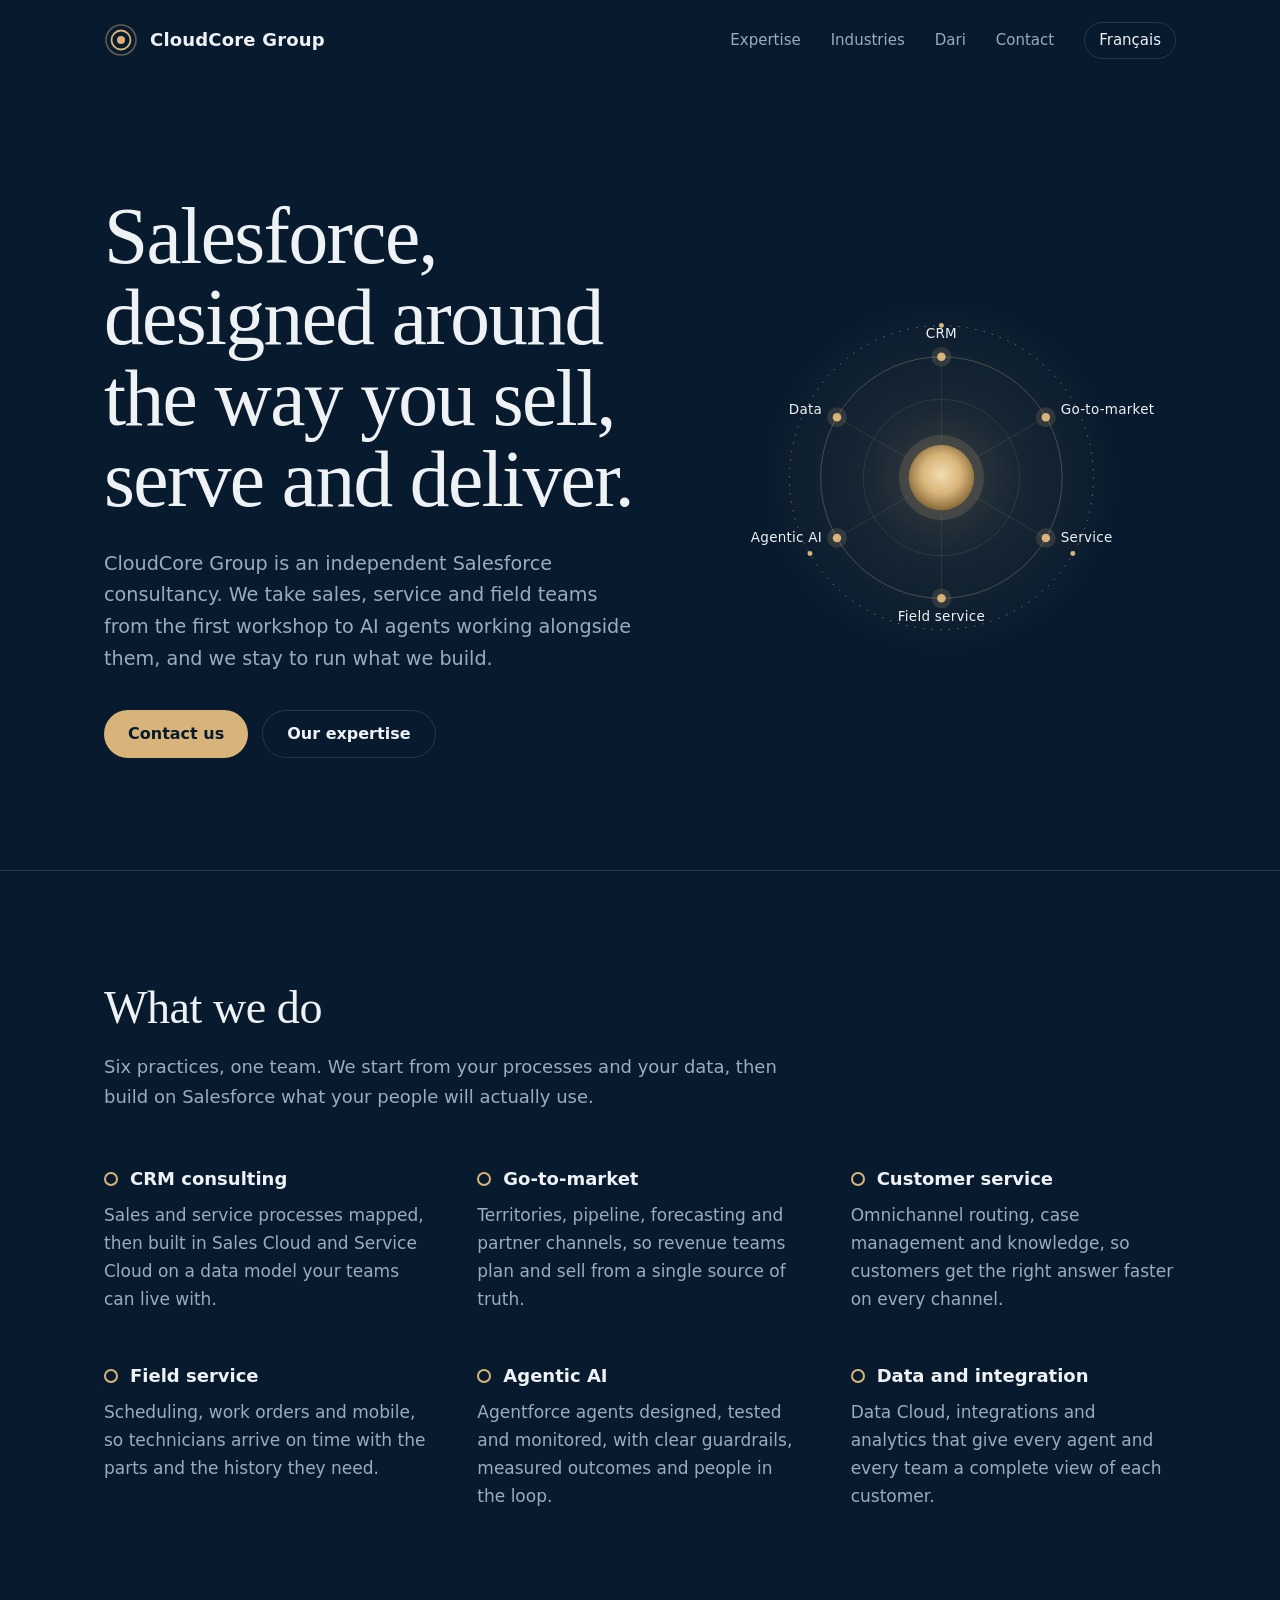
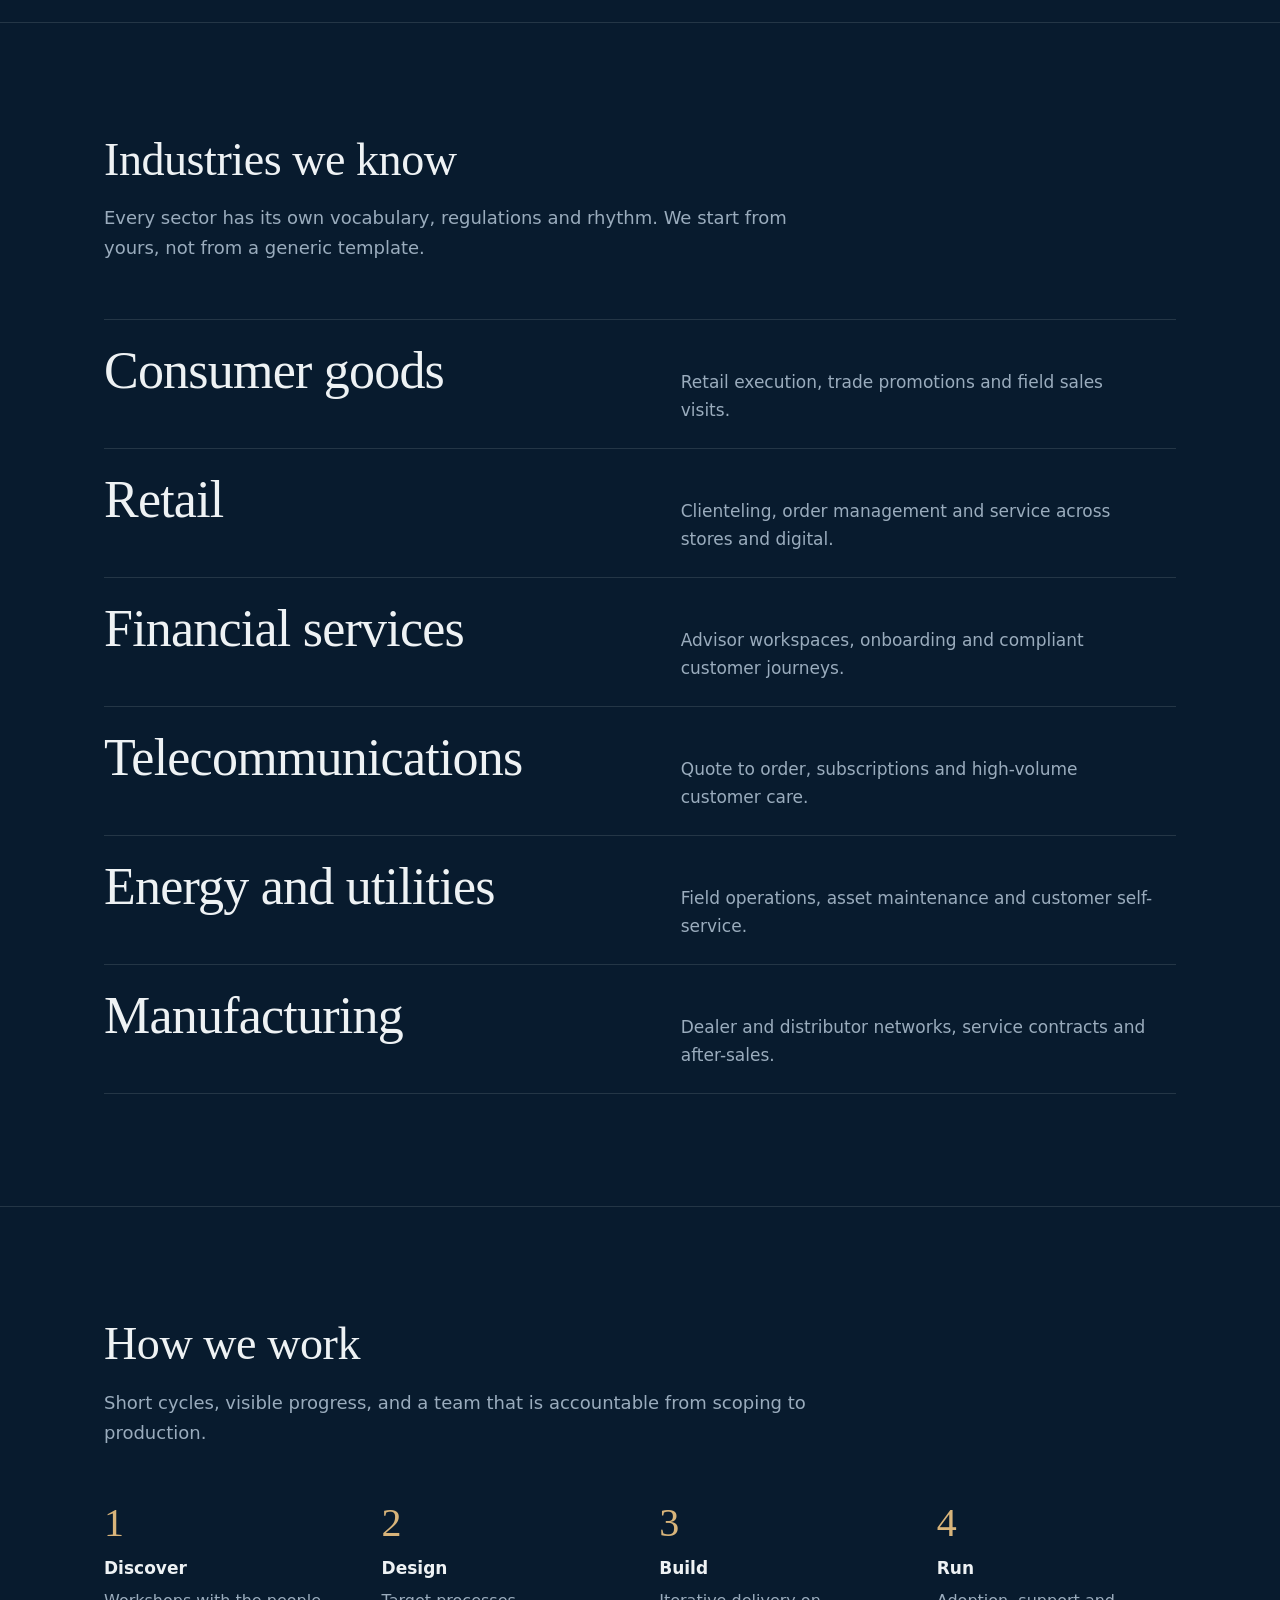
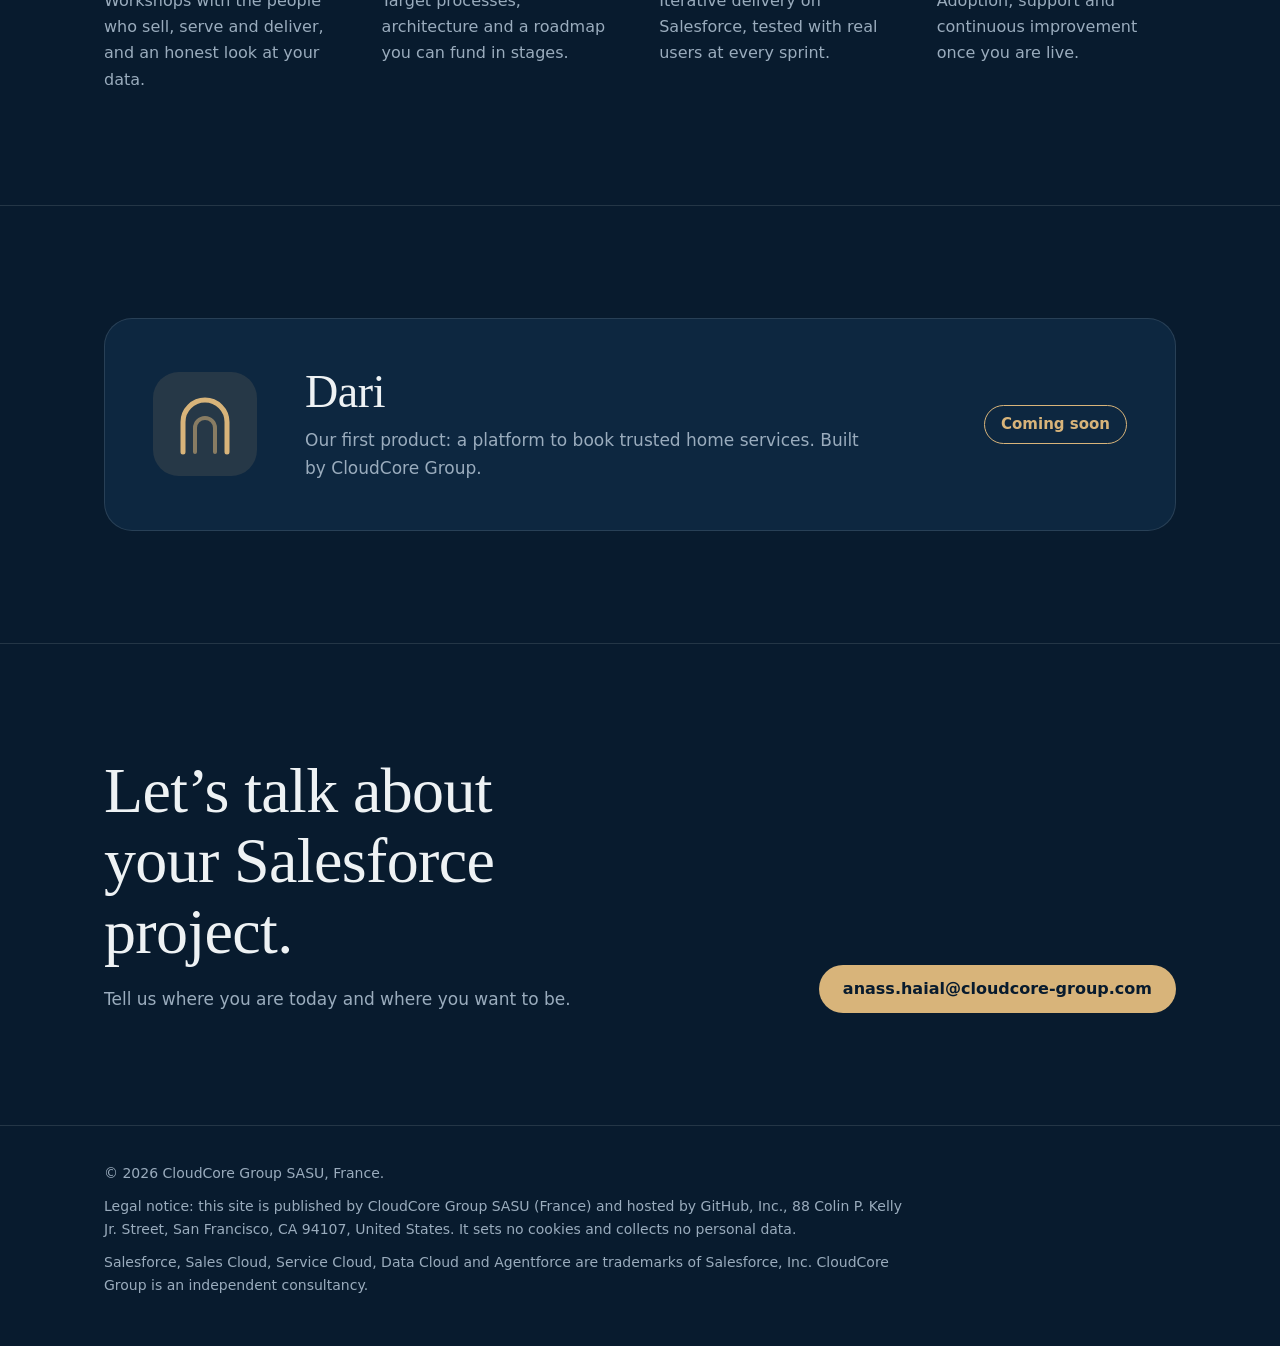
<file: index.html>
<!doctype html>
<html lang="en">
<head>
  <meta charset="utf-8">
  <meta name="viewport" content="width=device-width, initial-scale=1">
  <title>CloudCore Group · Salesforce consultancy</title>
  <meta name="description" content="CloudCore Group is an independent Salesforce consultancy: CRM, go-to-market, customer service, field service and agentic AI for consumer goods, retail, financial services and telecommunications.">
  <link rel="alternate" hreflang="en" href="https://cloudcore-group.com/">
  <link rel="alternate" hreflang="fr" href="https://cloudcore-group.com/fr/">
  <link rel="alternate" hreflang="x-default" href="https://cloudcore-group.com/">
  <link rel="canonical" href="https://cloudcore-group.com/">
  <meta name="theme-color" content="#081b2e">
  <link rel="icon" href="data:image/svg+xml,%3Csvg xmlns='http://www.w3.org/2000/svg' viewBox='0 0 32 32'%3E%3Crect width='32' height='32' rx='8' fill='%23081b2e'/%3E%3Ccircle cx='16' cy='16' r='9' fill='none' stroke='%23d8b47a' stroke-width='2'/%3E%3Ccircle cx='16' cy='16' r='4' fill='%23d8b47a'/%3E%3C/svg%3E">
  <link rel="stylesheet" href="/styles.css">
</head>
<body>
  <a class="skip" href="#main">Skip to content</a>

  <header class="masthead">
    <div class="frame">
      <a class="wordmark" href="/" aria-label="CloudCore Group, home">
        <svg width="34" height="34" viewBox="0 0 34 34" aria-hidden="true">
          <circle cx="17" cy="17" r="15" fill="none" stroke="#d8b47a" stroke-opacity="0.45" stroke-width="1.5"/>
          <circle cx="17" cy="17" r="9.5" fill="none" stroke="#d8b47a" stroke-width="1.8"/>
          <circle cx="17" cy="17" r="4" fill="#d8b47a"/>
        </svg>
        CloudCore Group
      </a>
      <nav aria-label="Main">
        <a href="#expertise">Expertise</a>
        <a href="#industries">Industries</a>
        <a href="#dari">Dari</a>
        <a href="#contact">Contact</a>
        <a class="lang" href="/fr/" hreflang="fr" lang="fr">Français</a>
      </nav>
    </div>
  </header>

  <main id="main">
    <section class="opening" aria-labelledby="title">
      <div class="frame">
        <div>
          <h1 id="title">Salesforce, designed around the way you sell, serve and deliver.</h1>
          <p>CloudCore Group is an independent Salesforce consultancy. We take sales, service and field teams from the first workshop to AI agents working alongside them, and we stay to run what we build.</p>
          <div class="actions">
            <a class="button primary" href="mailto:anass.haial@cloudcore-group.com">Contact us</a>
            <a class="button quiet" href="#expertise">Our expertise</a>
          </div>
        </div>

        <svg class="core" viewBox="-90 -10 660 500" role="img" aria-labelledby="core-title">
          <title id="core-title">Our practices around your customer: CRM, go-to-market, service, field service, agentic AI and data</title>
          <defs>
            <radialGradient id="glow" cx="50%" cy="45%" r="55%">
              <stop offset="0%" stop-color="#f3dcb0"/>
              <stop offset="55%" stop-color="#d8b47a"/>
              <stop offset="100%" stop-color="#8a6a3a"/>
            </radialGradient>
            <radialGradient id="halo" cx="50%" cy="50%" r="50%">
              <stop offset="0%" stop-color="#d8b47a" stop-opacity="0.22"/>
              <stop offset="45%" stop-color="#d8b47a" stop-opacity="0.07"/>
              <stop offset="100%" stop-color="#d8b47a" stop-opacity="0"/>
            </radialGradient>
          </defs>
          <circle cx="240" cy="240" r="250" fill="url(#halo)"/>
          <circle class="ring ring-faint" cx="240" cy="240" r="110"/>
          <circle class="ring ring-mid draw" cx="240" cy="240" r="170"/>
          <g class="spin">
            <circle class="ring ring-orbit" cx="240" cy="240" r="214"/>
            <circle class="node" cx="240" cy="26" r="3.5"/>
            <circle class="node" cx="425" cy="347" r="3.5"/>
            <circle class="node" cx="55" cy="347" r="3.5"/>
          </g>
          <g class="ring ring-faint draw late">
            <path d="M240 186V70M287 213l100-58M287 267l100 58M240 294v116M193 267l-100 58M193 213l-100-58"/>
          </g>
          <circle cx="240" cy="240" r="60" class="node-halo"/>
          <circle cx="240" cy="240" r="46" fill="url(#glow)"/>
          <g class="reveal">
            <circle class="node-halo" cx="240" cy="70" r="14"/><circle class="node" cx="240" cy="70" r="6"/>
            <circle class="node-halo" cx="387" cy="155" r="14"/><circle class="node" cx="387" cy="155" r="6"/>
            <circle class="node-halo" cx="387" cy="325" r="14"/><circle class="node" cx="387" cy="325" r="6"/>
            <circle class="node-halo" cx="240" cy="410" r="14"/><circle class="node" cx="240" cy="410" r="6"/>
            <circle class="node-halo" cx="93" cy="325" r="14"/><circle class="node" cx="93" cy="325" r="6"/>
            <circle class="node-halo" cx="93" cy="155" r="14"/><circle class="node" cx="93" cy="155" r="6"/>
            <text x="240" y="44" text-anchor="middle">CRM</text>
            <text x="408" y="150" text-anchor="start">Go-to-market</text>
            <text x="408" y="330" text-anchor="start">Service</text>
            <text x="240" y="442" text-anchor="middle">Field service</text>
            <text x="72" y="330" text-anchor="end">Agentic AI</text>
            <text x="72" y="150" text-anchor="end">Data</text>
          </g>
        </svg>
      </div>
    </section>

    <section class="band" id="expertise" aria-labelledby="expertise-title">
      <div class="frame">
        <h2 id="expertise-title">What we do</h2>
        <p class="lede">Six practices, one team. We start from your processes and your data, then build on Salesforce what your people will actually use.</p>
        <ul class="practices">
          <li>
            <h3>CRM consulting</h3>
            <p>Sales and service processes mapped, then built in Sales Cloud and Service Cloud on a data model your teams can live with.</p>
          </li>
          <li>
            <h3>Go-to-market</h3>
            <p>Territories, pipeline, forecasting and partner channels, so revenue teams plan and sell from a single source of truth.</p>
          </li>
          <li>
            <h3>Customer service</h3>
            <p>Omnichannel routing, case management and knowledge, so customers get the right answer faster on every channel.</p>
          </li>
          <li>
            <h3>Field service</h3>
            <p>Scheduling, work orders and mobile, so technicians arrive on time with the parts and the history they need.</p>
          </li>
          <li>
            <h3>Agentic AI</h3>
            <p>Agentforce agents designed, tested and monitored, with clear guardrails, measured outcomes and people in the loop.</p>
          </li>
          <li>
            <h3>Data and integration</h3>
            <p>Data Cloud, integrations and analytics that give every agent and every team a complete view of each customer.</p>
          </li>
        </ul>
      </div>
    </section>

    <section class="band" id="industries" aria-labelledby="industries-title">
      <div class="frame">
        <h2 id="industries-title">Industries we know</h2>
        <p class="lede">Every sector has its own vocabulary, regulations and rhythm. We start from yours, not from a generic template.</p>
        <ul class="industries">
          <li><strong>Consumer goods</strong><span>Retail execution, trade promotions and field sales visits.</span></li>
          <li><strong>Retail</strong><span>Clienteling, order management and service across stores and digital.</span></li>
          <li><strong>Financial services</strong><span>Advisor workspaces, onboarding and compliant customer journeys.</span></li>
          <li><strong>Telecommunications</strong><span>Quote to order, subscriptions and high-volume customer care.</span></li>
          <li><strong>Energy and utilities</strong><span>Field operations, asset maintenance and customer self-service.</span></li>
          <li><strong>Manufacturing</strong><span>Dealer and distributor networks, service contracts and after-sales.</span></li>
        </ul>
      </div>
    </section>

    <section class="band" id="approach" aria-labelledby="approach-title">
      <div class="frame">
        <h2 id="approach-title">How we work</h2>
        <p class="lede">Short cycles, visible progress, and a team that is accountable from scoping to production.</p>
        <ol class="steps">
          <li><h3>Discover</h3><p>Workshops with the people who sell, serve and deliver, and an honest look at your data.</p></li>
          <li><h3>Design</h3><p>Target processes, architecture and a roadmap you can fund in stages.</p></li>
          <li><h3>Build</h3><p>Iterative delivery on Salesforce, tested with real users at every sprint.</p></li>
          <li><h3>Run</h3><p>Adoption, support and continuous improvement once you are live.</p></li>
        </ol>
      </div>
    </section>

    <section class="band" id="dari" aria-labelledby="dari-title">
      <div class="frame">
        <div class="product">
          <svg viewBox="0 0 104 104" aria-hidden="true">
            <rect width="104" height="104" rx="26" fill="rgba(216,180,122,0.12)"/>
            <path d="M30 80V50a22 22 0 0 1 44 0v30" fill="none" stroke="#d8b47a" stroke-width="5" stroke-linecap="round"/>
            <path d="M42 80V56a10 10 0 0 1 20 0v24" fill="none" stroke="#d8b47a" stroke-opacity="0.55" stroke-width="4" stroke-linecap="round"/>
          </svg>
          <div>
            <h2 id="dari-title">Dari</h2>
            <p>Our first product: a platform to book trusted home services. Built by CloudCore Group.</p>
          </div>
          <span class="status">Coming soon</span>
        </div>
      </div>
    </section>

    <section class="band contact" id="contact" aria-labelledby="contact-title">
      <div class="frame">
        <div>
          <h2 id="contact-title">Let’s talk about your Salesforce project.</h2>
          <p>Tell us where you are today and where you want to be.</p>
        </div>
        <a class="button primary" href="mailto:anass.haial@cloudcore-group.com">anass.haial@cloudcore-group.com</a>
      </div>
    </section>
  </main>

  <footer class="colophon">
    <div class="frame">
      <p>© 2026 CloudCore Group SASU, France.</p>
      <p>Legal notice: this site is published by CloudCore Group SASU (France) and hosted by GitHub, Inc., 88 Colin P. Kelly Jr. Street, San Francisco, CA 94107, United States. It sets no cookies and collects no personal data.</p>
      <p>Salesforce, Sales Cloud, Service Cloud, Data Cloud and Agentforce are trademarks of Salesforce, Inc. CloudCore Group is an independent consultancy.</p>
    </div>
  </footer>
</body>
</html>
</file>
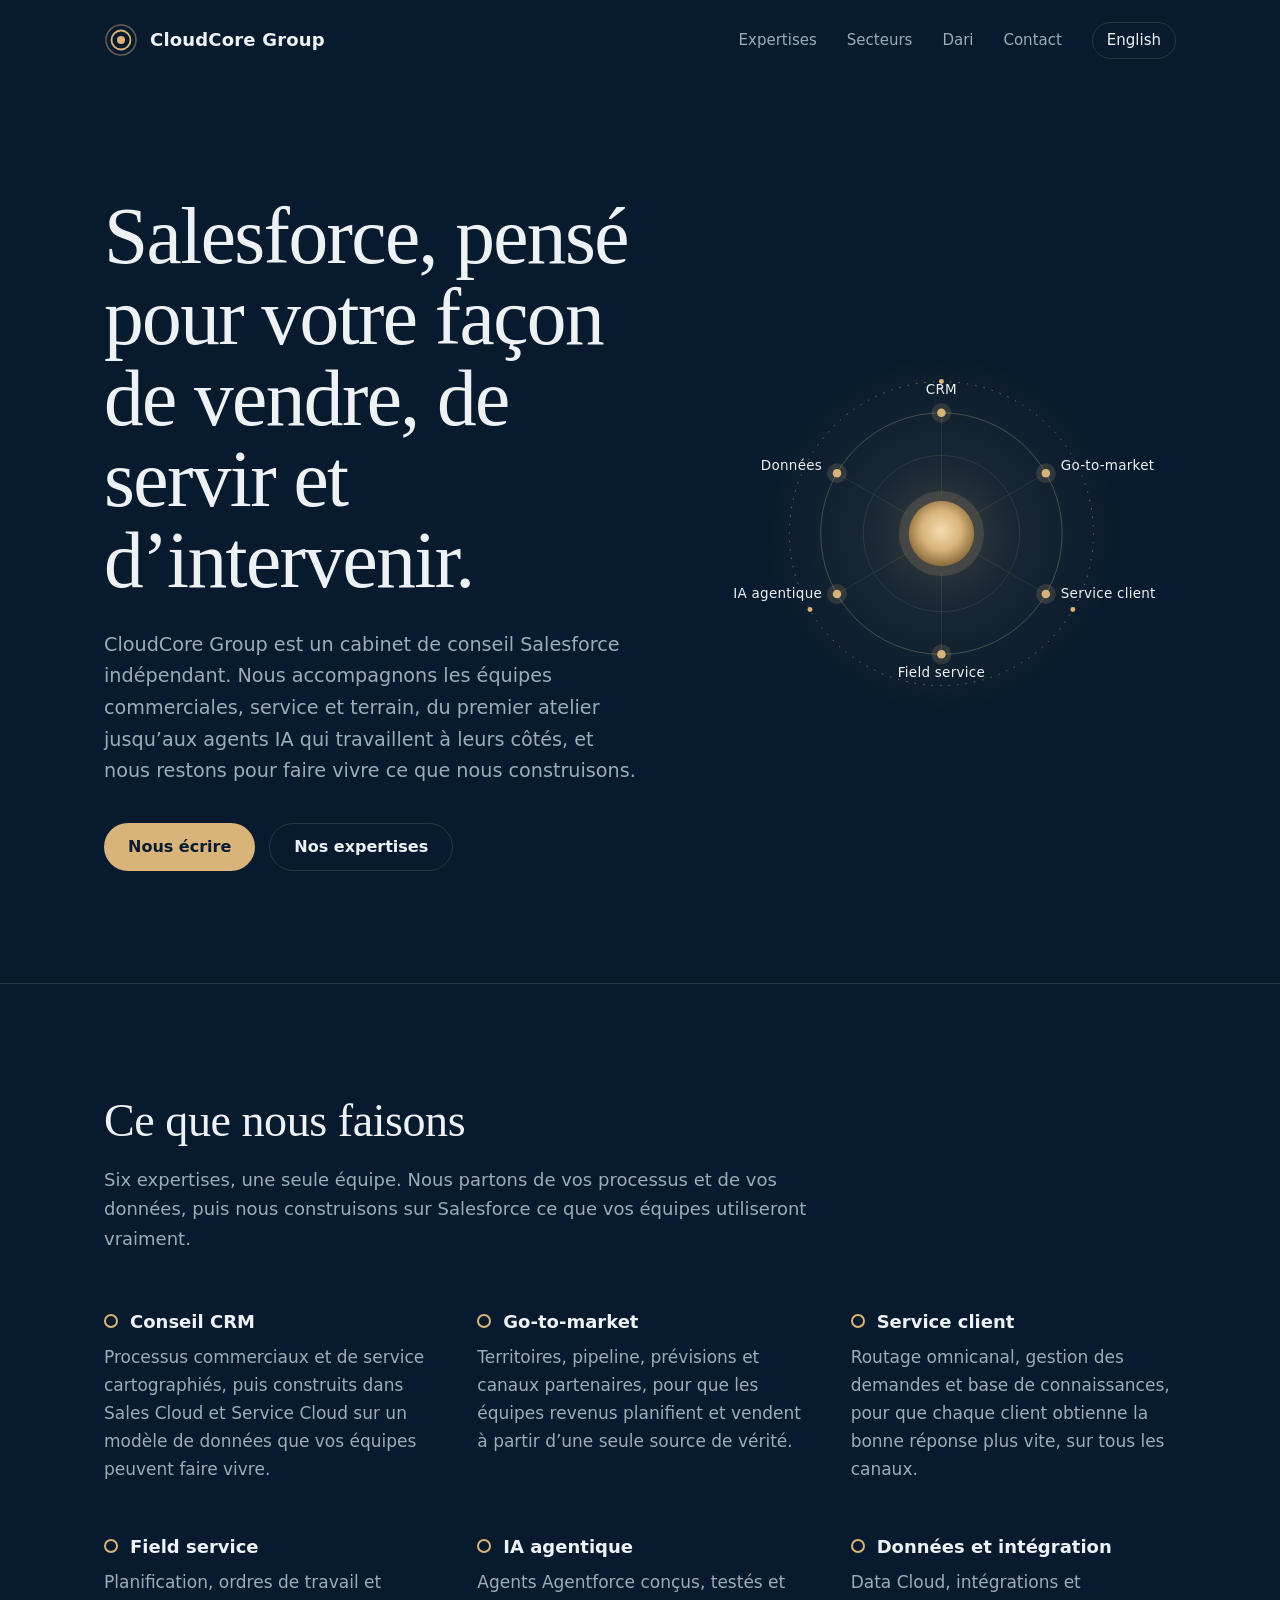
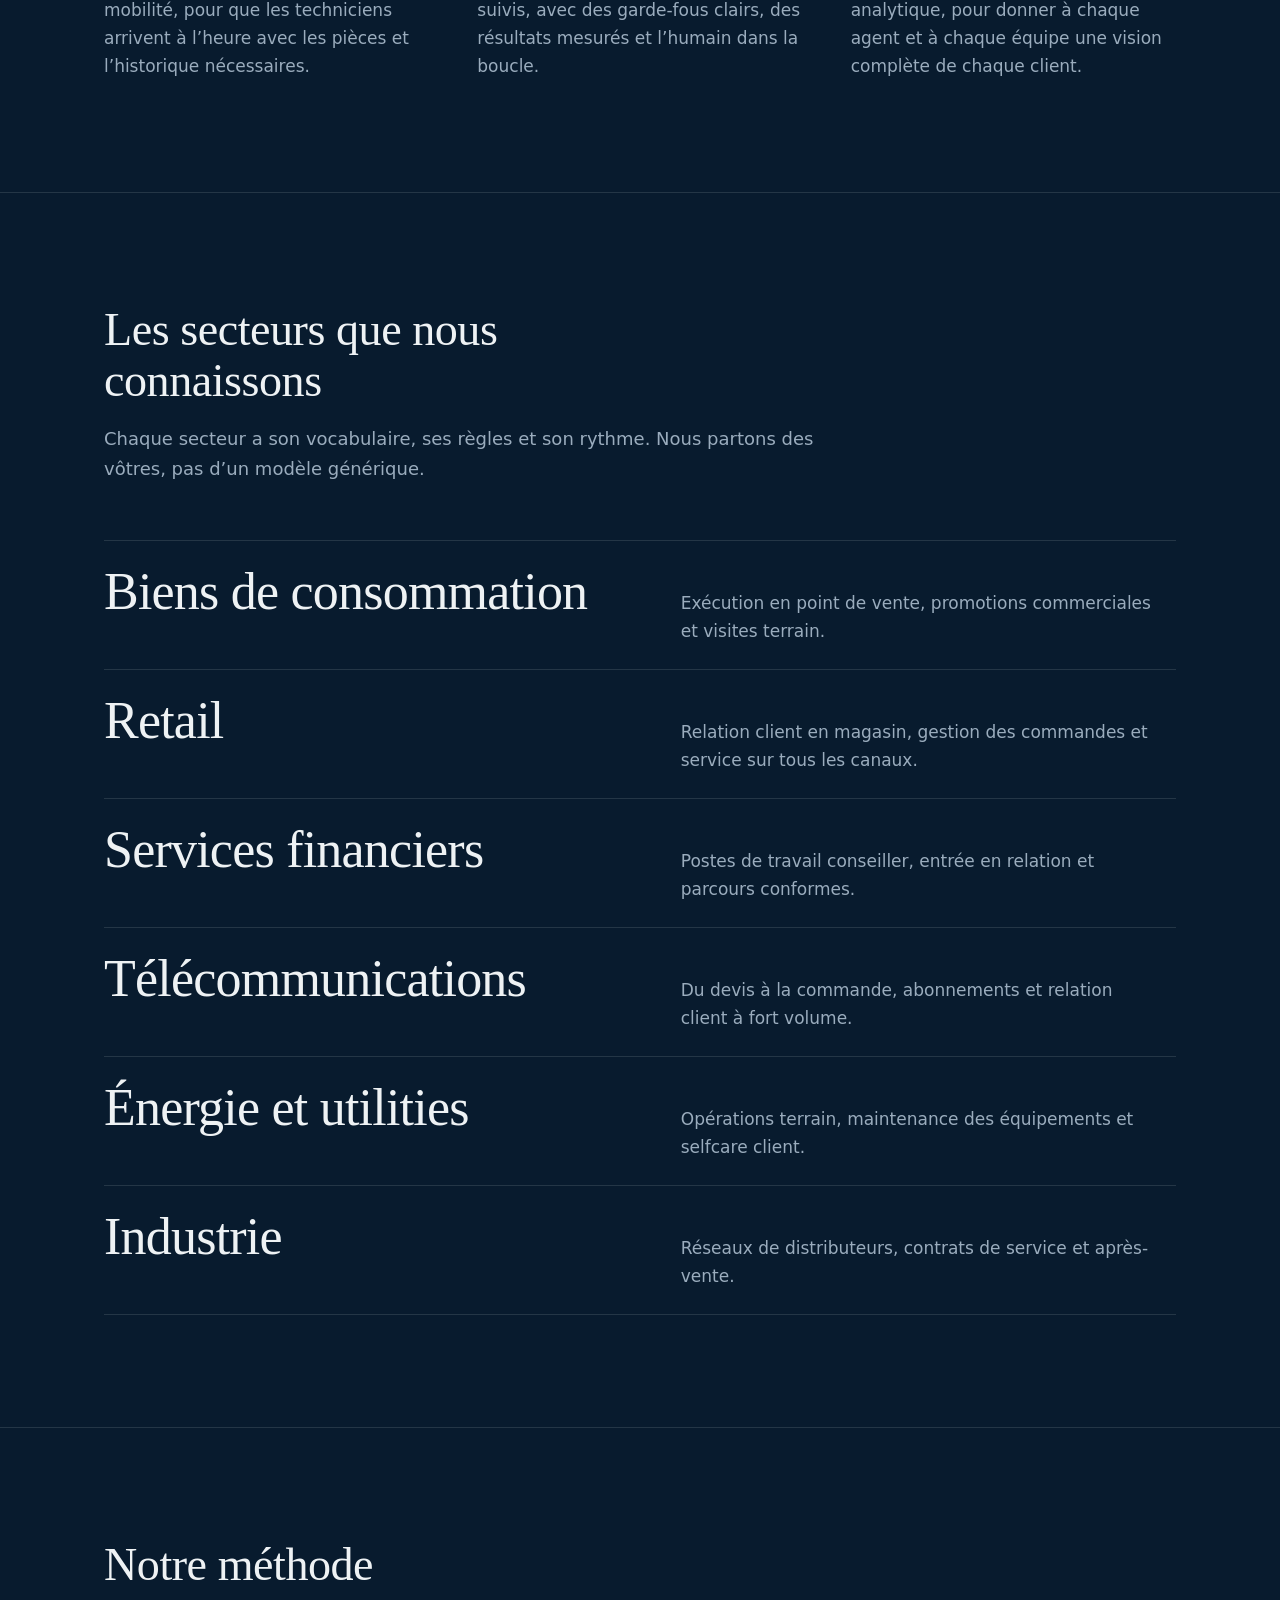
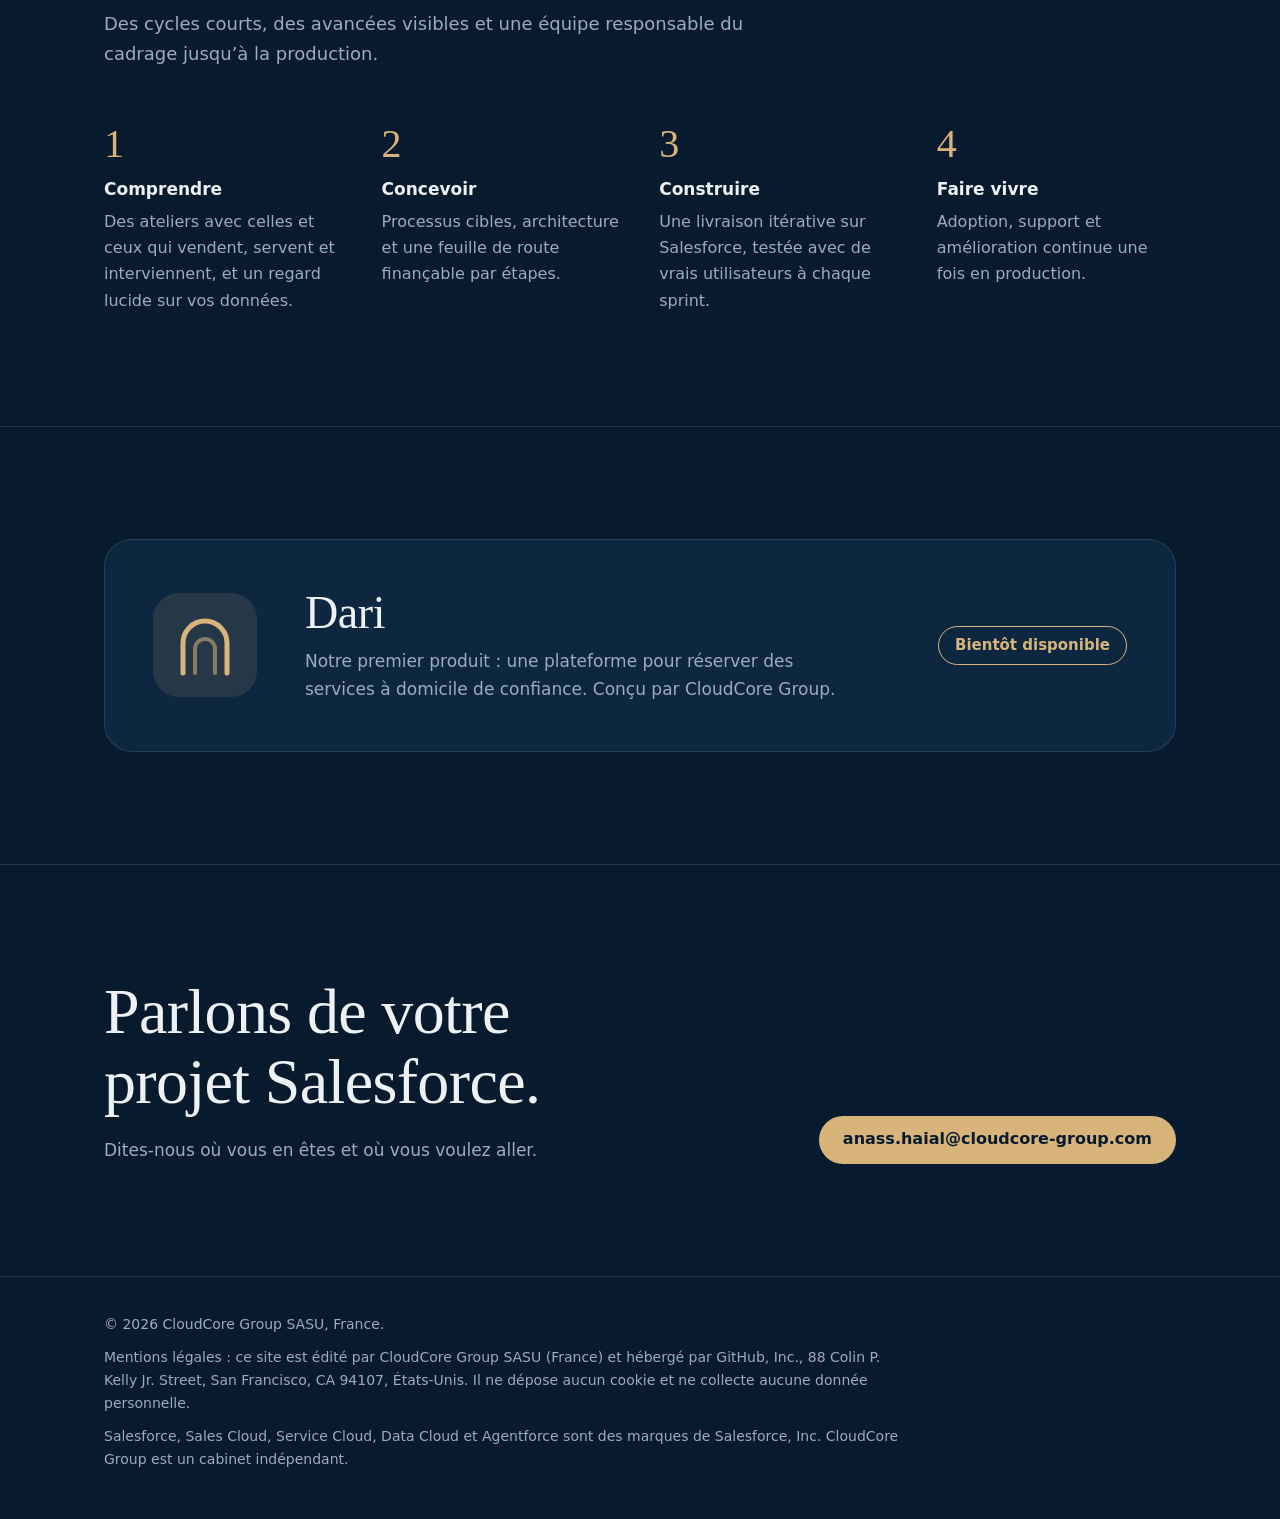
<file: fr/index.html>
<!doctype html>
<html lang="fr">
<head>
  <meta charset="utf-8">
  <meta name="viewport" content="width=device-width, initial-scale=1">
  <title>CloudCore Group · Conseil Salesforce</title>
  <meta name="description" content="CloudCore Group est un cabinet de conseil Salesforce indépendant : CRM, go-to-market, service client, field service et IA agentique pour les biens de consommation, le retail, les services financiers et les télécoms.">
  <link rel="alternate" hreflang="en" href="https://cloudcore-group.com/">
  <link rel="alternate" hreflang="fr" href="https://cloudcore-group.com/fr/">
  <link rel="alternate" hreflang="x-default" href="https://cloudcore-group.com/">
  <link rel="canonical" href="https://cloudcore-group.com/fr/">
  <meta name="theme-color" content="#081b2e">
  <link rel="icon" href="data:image/svg+xml,%3Csvg xmlns='http://www.w3.org/2000/svg' viewBox='0 0 32 32'%3E%3Crect width='32' height='32' rx='8' fill='%23081b2e'/%3E%3Ccircle cx='16' cy='16' r='9' fill='none' stroke='%23d8b47a' stroke-width='2'/%3E%3Ccircle cx='16' cy='16' r='4' fill='%23d8b47a'/%3E%3C/svg%3E">
  <link rel="stylesheet" href="/styles.css">
</head>
<body>
  <a class="skip" href="#main">Aller au contenu</a>

  <header class="masthead">
    <div class="frame">
      <a class="wordmark" href="/fr/" aria-label="CloudCore Group, accueil">
        <svg width="34" height="34" viewBox="0 0 34 34" aria-hidden="true">
          <circle cx="17" cy="17" r="15" fill="none" stroke="#d8b47a" stroke-opacity="0.45" stroke-width="1.5"/>
          <circle cx="17" cy="17" r="9.5" fill="none" stroke="#d8b47a" stroke-width="1.8"/>
          <circle cx="17" cy="17" r="4" fill="#d8b47a"/>
        </svg>
        CloudCore Group
      </a>
      <nav aria-label="Navigation principale">
        <a href="#expertise">Expertises</a>
        <a href="#industries">Secteurs</a>
        <a href="#dari">Dari</a>
        <a href="#contact">Contact</a>
        <a class="lang" href="/" hreflang="en" lang="en">English</a>
      </nav>
    </div>
  </header>

  <main id="main">
    <section class="opening" aria-labelledby="title">
      <div class="frame">
        <div>
          <h1 id="title">Salesforce, pensé pour votre façon de vendre, de servir et d’intervenir.</h1>
          <p>CloudCore Group est un cabinet de conseil Salesforce indépendant. Nous accompagnons les équipes commerciales, service et terrain, du premier atelier jusqu’aux agents IA qui travaillent à leurs côtés, et nous restons pour faire vivre ce que nous construisons.</p>
          <div class="actions">
            <a class="button primary" href="mailto:anass.haial@cloudcore-group.com">Nous écrire</a>
            <a class="button quiet" href="#expertise">Nos expertises</a>
          </div>
        </div>

        <svg class="core" viewBox="-90 -10 660 500" role="img" aria-labelledby="core-title">
          <title id="core-title">Nos expertises autour de votre client : CRM, go-to-market, service client, field service, IA agentique et données</title>
          <defs>
            <radialGradient id="glow" cx="50%" cy="45%" r="55%">
              <stop offset="0%" stop-color="#f3dcb0"/>
              <stop offset="55%" stop-color="#d8b47a"/>
              <stop offset="100%" stop-color="#8a6a3a"/>
            </radialGradient>
            <radialGradient id="halo" cx="50%" cy="50%" r="50%">
              <stop offset="0%" stop-color="#d8b47a" stop-opacity="0.22"/>
              <stop offset="45%" stop-color="#d8b47a" stop-opacity="0.07"/>
              <stop offset="100%" stop-color="#d8b47a" stop-opacity="0"/>
            </radialGradient>
          </defs>
          <circle cx="240" cy="240" r="250" fill="url(#halo)"/>
          <circle class="ring ring-faint" cx="240" cy="240" r="110"/>
          <circle class="ring ring-mid draw" cx="240" cy="240" r="170"/>
          <g class="spin">
            <circle class="ring ring-orbit" cx="240" cy="240" r="214"/>
            <circle class="node" cx="240" cy="26" r="3.5"/>
            <circle class="node" cx="425" cy="347" r="3.5"/>
            <circle class="node" cx="55" cy="347" r="3.5"/>
          </g>
          <g class="ring ring-faint draw late">
            <path d="M240 186V70M287 213l100-58M287 267l100 58M240 294v116M193 267l-100 58M193 213l-100-58"/>
          </g>
          <circle cx="240" cy="240" r="60" class="node-halo"/>
          <circle cx="240" cy="240" r="46" fill="url(#glow)"/>
          <g class="reveal">
            <circle class="node-halo" cx="240" cy="70" r="14"/><circle class="node" cx="240" cy="70" r="6"/>
            <circle class="node-halo" cx="387" cy="155" r="14"/><circle class="node" cx="387" cy="155" r="6"/>
            <circle class="node-halo" cx="387" cy="325" r="14"/><circle class="node" cx="387" cy="325" r="6"/>
            <circle class="node-halo" cx="240" cy="410" r="14"/><circle class="node" cx="240" cy="410" r="6"/>
            <circle class="node-halo" cx="93" cy="325" r="14"/><circle class="node" cx="93" cy="325" r="6"/>
            <circle class="node-halo" cx="93" cy="155" r="14"/><circle class="node" cx="93" cy="155" r="6"/>
            <text x="240" y="44" text-anchor="middle">CRM</text>
            <text x="408" y="150" text-anchor="start">Go-to-market</text>
            <text x="408" y="330" text-anchor="start">Service client</text>
            <text x="240" y="442" text-anchor="middle">Field service</text>
            <text x="72" y="330" text-anchor="end">IA agentique</text>
            <text x="72" y="150" text-anchor="end">Données</text>
          </g>
        </svg>
      </div>
    </section>

    <section class="band" id="expertise" aria-labelledby="expertise-title">
      <div class="frame">
        <h2 id="expertise-title">Ce que nous faisons</h2>
        <p class="lede">Six expertises, une seule équipe. Nous partons de vos processus et de vos données, puis nous construisons sur Salesforce ce que vos équipes utiliseront vraiment.</p>
        <ul class="practices">
          <li>
            <h3>Conseil CRM</h3>
            <p>Processus commerciaux et de service cartographiés, puis construits dans Sales Cloud et Service Cloud sur un modèle de données que vos équipes peuvent faire vivre.</p>
          </li>
          <li>
            <h3>Go-to-market</h3>
            <p>Territoires, pipeline, prévisions et canaux partenaires, pour que les équipes revenus planifient et vendent à partir d’une seule source de vérité.</p>
          </li>
          <li>
            <h3>Service client</h3>
            <p>Routage omnicanal, gestion des demandes et base de connaissances, pour que chaque client obtienne la bonne réponse plus vite, sur tous les canaux.</p>
          </li>
          <li>
            <h3>Field service</h3>
            <p>Planification, ordres de travail et mobilité, pour que les techniciens arrivent à l’heure avec les pièces et l’historique nécessaires.</p>
          </li>
          <li>
            <h3>IA agentique</h3>
            <p>Agents Agentforce conçus, testés et suivis, avec des garde-fous clairs, des résultats mesurés et l’humain dans la boucle.</p>
          </li>
          <li>
            <h3>Données et intégration</h3>
            <p>Data Cloud, intégrations et analytique, pour donner à chaque agent et à chaque équipe une vision complète de chaque client.</p>
          </li>
        </ul>
      </div>
    </section>

    <section class="band" id="industries" aria-labelledby="industries-title">
      <div class="frame">
        <h2 id="industries-title">Les secteurs que nous connaissons</h2>
        <p class="lede">Chaque secteur a son vocabulaire, ses règles et son rythme. Nous partons des vôtres, pas d’un modèle générique.</p>
        <ul class="industries">
          <li><strong>Biens de consommation</strong><span>Exécution en point de vente, promotions commerciales et visites terrain.</span></li>
          <li><strong>Retail</strong><span>Relation client en magasin, gestion des commandes et service sur tous les canaux.</span></li>
          <li><strong>Services financiers</strong><span>Postes de travail conseiller, entrée en relation et parcours conformes.</span></li>
          <li><strong>Télécommunications</strong><span>Du devis à la commande, abonnements et relation client à fort volume.</span></li>
          <li><strong>Énergie et utilities</strong><span>Opérations terrain, maintenance des équipements et selfcare client.</span></li>
          <li><strong>Industrie</strong><span>Réseaux de distributeurs, contrats de service et après-vente.</span></li>
        </ul>
      </div>
    </section>

    <section class="band" id="approach" aria-labelledby="approach-title">
      <div class="frame">
        <h2 id="approach-title">Notre méthode</h2>
        <p class="lede">Des cycles courts, des avancées visibles et une équipe responsable du cadrage jusqu’à la production.</p>
        <ol class="steps">
          <li><h3>Comprendre</h3><p>Des ateliers avec celles et ceux qui vendent, servent et interviennent, et un regard lucide sur vos données.</p></li>
          <li><h3>Concevoir</h3><p>Processus cibles, architecture et une feuille de route finançable par étapes.</p></li>
          <li><h3>Construire</h3><p>Une livraison itérative sur Salesforce, testée avec de vrais utilisateurs à chaque sprint.</p></li>
          <li><h3>Faire vivre</h3><p>Adoption, support et amélioration continue une fois en production.</p></li>
        </ol>
      </div>
    </section>

    <section class="band" id="dari" aria-labelledby="dari-title">
      <div class="frame">
        <div class="product">
          <svg viewBox="0 0 104 104" aria-hidden="true">
            <rect width="104" height="104" rx="26" fill="rgba(216,180,122,0.12)"/>
            <path d="M30 80V50a22 22 0 0 1 44 0v30" fill="none" stroke="#d8b47a" stroke-width="5" stroke-linecap="round"/>
            <path d="M42 80V56a10 10 0 0 1 20 0v24" fill="none" stroke="#d8b47a" stroke-opacity="0.55" stroke-width="4" stroke-linecap="round"/>
          </svg>
          <div>
            <h2 id="dari-title">Dari</h2>
            <p>Notre premier produit : une plateforme pour réserver des services à domicile de confiance. Conçu par CloudCore Group.</p>
          </div>
          <span class="status">Bientôt disponible</span>
        </div>
      </div>
    </section>

    <section class="band contact" id="contact" aria-labelledby="contact-title">
      <div class="frame">
        <div>
          <h2 id="contact-title">Parlons de votre projet Salesforce.</h2>
          <p>Dites-nous où vous en êtes et où vous voulez aller.</p>
        </div>
        <a class="button primary" href="mailto:anass.haial@cloudcore-group.com">anass.haial@cloudcore-group.com</a>
      </div>
    </section>
  </main>

  <footer class="colophon">
    <div class="frame">
      <p>© 2026 CloudCore Group SASU, France.</p>
      <p>Mentions légales : ce site est édité par CloudCore Group SASU (France) et hébergé par GitHub, Inc., 88 Colin P. Kelly Jr. Street, San Francisco, CA 94107, États-Unis. Il ne dépose aucun cookie et ne collecte aucune donnée personnelle.</p>
      <p>Salesforce, Sales Cloud, Service Cloud, Data Cloud et Agentforce sont des marques de Salesforce, Inc. CloudCore Group est un cabinet indépendant.</p>
    </div>
  </footer>
</body>
</html>
</file>
<file: styles.css>
/* CloudCore Group — site vitrine. Aucune police tierce, aucun script. */
:root {
  --ink: #081b2e;
  --ink-raised: #0d2740;
  --porcelain: #eef2f4;
  --mist: #9aacbd;
  --champagne: #d8b47a;
  --champagne-soft: rgba(216, 180, 122, 0.16);
  --rule: rgba(238, 242, 244, 0.12);
  --serif: ui-serif, "New York", "Iowan Old Style", "Palatino Linotype", Palatino, Georgia, serif;
  --sans: system-ui, -apple-system, "Segoe UI", Roboto, "Helvetica Neue", Arial, sans-serif;
  --measure: 62ch;
  --gutter: clamp(20px, 5vw, 64px);
}

* { box-sizing: border-box; }

html { scroll-behavior: smooth; }
@media (prefers-reduced-motion: reduce) {
  html { scroll-behavior: auto; }
}

body {
  margin: 0;
  background: var(--ink);
  color: var(--porcelain);
  font: 400 1.0625rem/1.65 var(--sans);
  -webkit-font-smoothing: antialiased;
  text-rendering: optimizeLegibility;
}

a { color: inherit; }
a:focus-visible,
.button:focus-visible {
  outline: 2px solid var(--champagne);
  outline-offset: 4px;
  border-radius: 4px;
}

.skip {
  position: absolute;
  inset-inline-start: -9999px;
}
.skip:focus {
  inset-inline-start: var(--gutter);
  inset-block-start: 12px;
  background: var(--champagne);
  color: var(--ink);
  padding: 8px 14px;
  border-radius: 6px;
  z-index: 10;
}

.frame {
  max-width: 1200px;
  margin-inline: auto;
  padding-inline: var(--gutter);
}

/* En-tête */
.masthead .frame {
  display: flex;
  align-items: center;
  justify-content: space-between;
  gap: 24px;
  padding-block: 22px;
  flex-wrap: wrap;
}
.wordmark {
  display: inline-flex;
  align-items: center;
  gap: 12px;
  font: 600 1.125rem/1 var(--sans);
  letter-spacing: 0.01em;
  text-decoration: none;
}
.wordmark svg { flex: none; }
.masthead nav {
  display: flex;
  align-items: center;
  gap: clamp(14px, 2.4vw, 30px);
  font-size: 0.9375rem;
  flex-wrap: wrap;
}
.masthead nav a {
  color: var(--mist);
  text-decoration: none;
  padding-block: 4px;
}
.masthead nav a:hover { color: var(--porcelain); }
.masthead nav .lang {
  color: var(--porcelain);
  border: 1px solid var(--rule);
  border-radius: 999px;
  padding: 5px 14px;
}

/* Ouverture */
.opening {
  position: relative;
  overflow: hidden;
}
.opening .frame {
  position: relative;
  display: grid;
  grid-template-columns: minmax(0, 1.15fr) minmax(0, 1fr);
  align-items: center;
  gap: clamp(24px, 5vw, 72px);
  padding-block: clamp(48px, 9vw, 120px) clamp(56px, 9vw, 112px);
}
.opening h1 {
  font: 400 clamp(2.6rem, 6.2vw, 5.25rem)/1.02 var(--serif);
  letter-spacing: -0.02em;
  margin: 0 0 28px;
  max-width: 15ch;
}
.opening p {
  color: var(--mist);
  font-size: clamp(1.0625rem, 1.5vw, 1.25rem);
  max-width: 46ch;
  margin: 0 0 36px;
}
.actions { display: flex; flex-wrap: wrap; gap: 14px; }
.button {
  display: inline-flex;
  align-items: center;
  min-height: 48px;
  padding: 0 24px;
  border-radius: 999px;
  font-weight: 600;
  font-size: 1rem;
  text-decoration: none;
  transition: background-color 160ms ease, color 160ms ease;
}
.button.primary { background: var(--champagne); color: var(--ink); }
.button.primary:hover { background: #e6c793; }
.button.quiet { border: 1px solid var(--rule); color: var(--porcelain); }
.button.quiet:hover { border-color: var(--champagne); }

/* Le noyau : l'élément mémorable de la page */
.core { width: 100%; height: auto; overflow: visible; }
.core .ring { fill: none; stroke: var(--champagne); }
.core .ring-faint { stroke-opacity: 0.18; stroke-width: 1; }
.core .ring-mid { stroke-opacity: 0.35; stroke-width: 1.2; }
.core .ring-orbit { stroke-opacity: 0.55; stroke-width: 1.4; stroke-dasharray: 2 10; }
.core .node { fill: var(--champagne); }
.core .node-halo { fill: var(--champagne-soft); }
.core text {
  fill: var(--porcelain);
  font: 500 19px/1 var(--sans);
  letter-spacing: 0.02em;
}
.core .spin {
  transform-origin: 240px 240px;
  animation: orbit 90s linear infinite;
}
.core .draw {
  stroke-dasharray: 1400;
  stroke-dashoffset: 1400;
  animation: draw 1800ms cubic-bezier(0.22, 0.61, 0.36, 1) forwards;
}
.core .draw.late { animation-delay: 250ms; }
.core .reveal {
  opacity: 0;
  animation: reveal 900ms ease-out 900ms forwards;
}
@keyframes orbit { to { transform: rotate(360deg); } }
@keyframes draw { to { stroke-dashoffset: 0; } }
@keyframes reveal { to { opacity: 1; } }
@media (prefers-reduced-motion: reduce) {
  .core .spin { animation: none; }
  .core .draw { animation: none; stroke-dashoffset: 0; }
  .core .reveal { animation: none; opacity: 1; }
}

/* Sections */
.band {
  border-block-start: 1px solid var(--rule);
  padding-block: clamp(64px, 9vw, 112px);
}
.band h2 {
  font: 400 clamp(2rem, 3.6vw, 3rem)/1.1 var(--serif);
  letter-spacing: -0.01em;
  margin: 0 0 18px;
  max-width: 22ch;
}
.lede {
  color: var(--mist);
  max-width: var(--measure);
  margin: 0 0 clamp(36px, 5vw, 56px);
  font-size: 1.125rem;
}

/* Expertises : une grille de colonnes, pas de cartes */
.practices {
  display: grid;
  grid-template-columns: repeat(3, minmax(0, 1fr));
  gap: clamp(32px, 4vw, 56px) clamp(24px, 4vw, 48px);
  margin: 0;
  padding: 0;
  list-style: none;
}
.practices li { max-width: 34ch; }
.practices h3 {
  display: flex;
  align-items: center;
  gap: 12px;
  font: 600 1.125rem/1.3 var(--sans);
  margin: 0 0 10px;
}
.practices h3::before {
  content: "";
  flex: none;
  width: 10px;
  height: 10px;
  border-radius: 50%;
  border: 2px solid var(--champagne);
}
.practices p { color: var(--mist); margin: 0; }

/* Industries : la typographie fait l'image */
.industries {
  margin: 0;
  padding: 0;
  list-style: none;
}
.industries li {
  display: grid;
  grid-template-columns: minmax(0, 1.1fr) minmax(0, 1fr);
  align-items: baseline;
  gap: 8px 32px;
  padding-block: clamp(16px, 2.2vw, 24px);
  border-block-end: 1px solid var(--rule);
}
.industries li:first-child { border-block-start: 1px solid var(--rule); }
.industries strong {
  font: 400 clamp(1.75rem, 4.2vw, 3.25rem)/1.05 var(--serif);
  letter-spacing: -0.015em;
}
.industries span { color: var(--mist); max-width: 44ch; }

/* Méthode : une vraie séquence, donc numérotée */
.steps {
  display: grid;
  grid-template-columns: repeat(4, minmax(0, 1fr));
  gap: clamp(24px, 3vw, 40px);
  margin: 0;
  padding: 0;
  list-style: none;
  counter-reset: step;
}
.steps li { counter-increment: step; }
.steps li::before {
  content: counter(step);
  display: block;
  font: 400 2.5rem/1 var(--serif);
  color: var(--champagne);
  margin-block-end: 14px;
}
.steps h3 { font: 600 1.0625rem/1.3 var(--sans); margin: 0 0 8px; }
.steps p { color: var(--mist); margin: 0; font-size: 1rem; }

/* Dari */
.product {
  display: grid;
  grid-template-columns: auto minmax(0, 1fr) auto;
  align-items: center;
  gap: clamp(20px, 4vw, 48px);
  background: var(--ink-raised);
  border: 1px solid var(--rule);
  border-radius: 28px;
  padding: clamp(28px, 4vw, 48px);
}
.product svg { width: clamp(72px, 9vw, 104px); height: auto; }
.product h2 { margin-block-end: 8px; }
.product p { color: var(--mist); margin: 0; max-width: 52ch; }
.status {
  justify-self: end;
  white-space: nowrap;
  border: 1px solid var(--champagne);
  color: var(--champagne);
  border-radius: 999px;
  padding: 6px 16px;
  font-weight: 600;
  font-size: 0.9375rem;
}

/* Contact */
.contact .frame {
  display: grid;
  grid-template-columns: minmax(0, 1fr) auto;
  align-items: end;
  gap: 32px;
}
.contact h2 { font-size: clamp(2.25rem, 5vw, 4rem); max-width: 16ch; }
.contact p { color: var(--mist); margin: 0; max-width: 48ch; }

/* Pied de page */
.colophon {
  border-block-start: 1px solid var(--rule);
  padding-block: 36px 48px;
  color: var(--mist);
  font-size: 0.875rem;
}
.colophon .frame { display: grid; gap: 10px; }
.colophon p { margin: 0; max-width: 90ch; }

@media (max-width: 960px) {
  .practices { grid-template-columns: repeat(2, minmax(0, 1fr)); }
  .steps { grid-template-columns: repeat(2, minmax(0, 1fr)); }
}
@media (max-width: 760px) {
  .opening .frame { grid-template-columns: 1fr; }
  .core { max-width: 420px; justify-self: center; }
  .practices, .steps { grid-template-columns: 1fr; }
  .industries li { grid-template-columns: 1fr; }
  .product { grid-template-columns: 1fr; }
  .status { justify-self: start; }
  .contact .frame { grid-template-columns: 1fr; align-items: start; }
}
</file>
